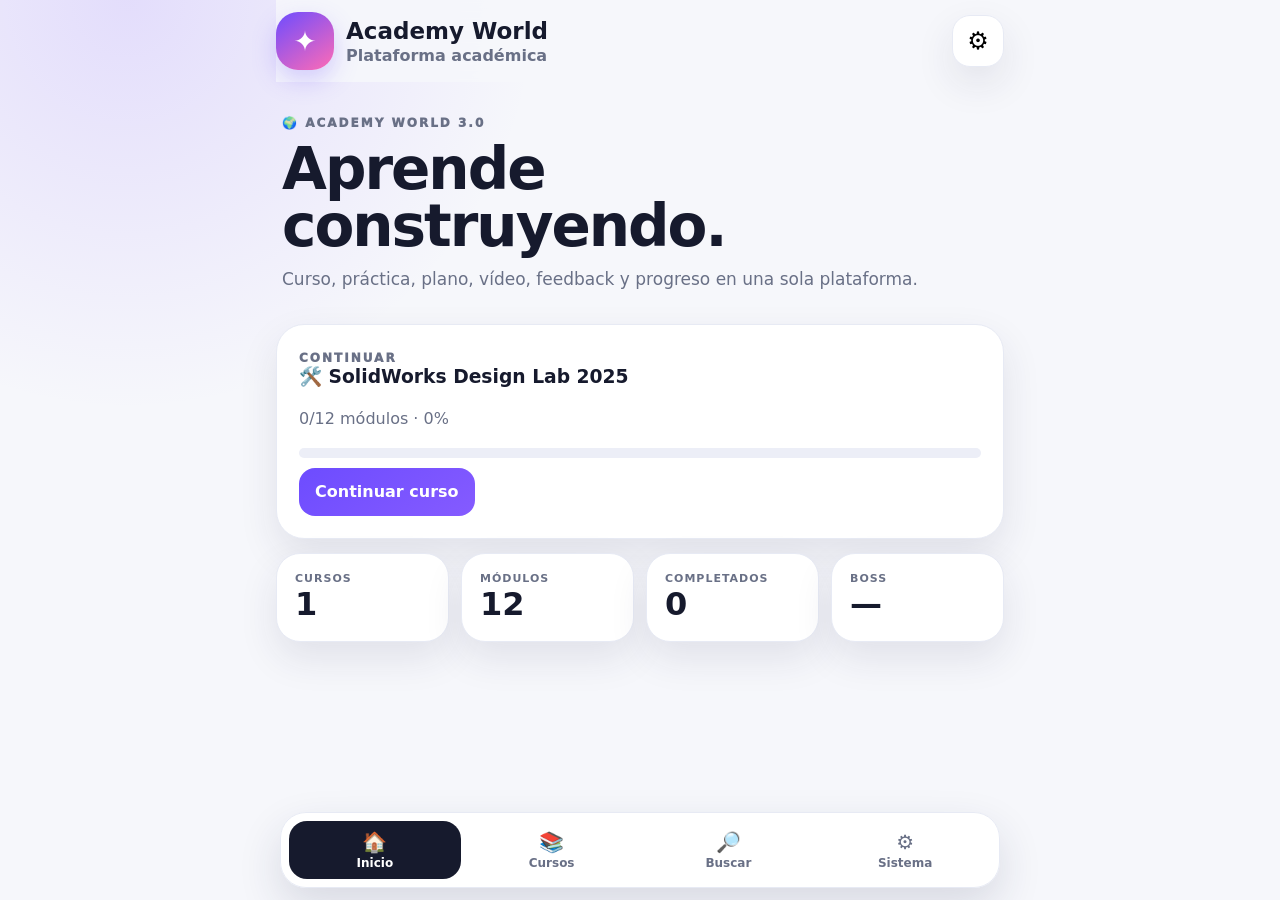
<file: index.html>
<!doctype html>
<html lang="es">
<head>
<meta charset="utf-8">
<meta name="viewport" content="width=device-width,initial-scale=1,viewport-fit=cover">
<meta name="theme-color" content="#6d4cff">
<meta name="apple-mobile-web-app-capable" content="yes">
<meta name="apple-mobile-web-app-status-bar-style" content="default">
<meta name="application-name" content="Academy World">
<meta name="apple-mobile-web-app-title" content="Academy World">
<link rel="manifest" href="./manifest.webmanifest">
<link rel="apple-touch-icon" href="./icons/icon-192.png">
<link rel="stylesheet" href="./styles.css">
<title>Academy World 3.0</title>
</head>
<body>
<div id="app" class="app">
  <header class="topbar">
    <div class="brand">
      <div class="logo">✦</div>
      <div><h1>Academy World</h1><p>Plataforma académica</p></div>
    </div>
    <button class="icon-btn" data-go="system" aria-label="Sistema">⚙️</button>
  </header>

  <main>
    <section id="home" class="screen active">
      <div class="hero">
        <span class="kicker">🌍 Academy World 3.0</span>
        <h2>Aprende construyendo.</h2>
        <p>Curso, práctica, plano, vídeo, feedback y progreso en una sola plataforma.</p>
      </div>
      <div id="continueCard"></div>
      <div class="stats">
        <div class="stat"><small>Cursos</small><strong id="statCourses">0</strong></div>
        <div class="stat"><small>Módulos</small><strong id="statModules">0</strong></div>
        <div class="stat"><small>Completados</small><strong id="statDone">0</strong></div>
        <div class="stat"><small>Boss</small><strong id="statBoss">—</strong></div>
      </div>
    </section>

    <section id="courses" class="screen">
      <div class="hero compact">
        <span class="kicker">📚 Cursos</span>
        <h2>Tu biblioteca.</h2>
        <p>El curso SolidWorks viene instalado. También puedes importar otros cursos compatibles.</p>
      </div>
      <div id="courseLibrary" class="stack"></div>
      <div class="card">
        <h3>Importar curso JSON</h3>
        <label class="file-label">Seleccionar archivo<input id="courseFile" type="file" accept=".json,application/json"></label>
        <div id="importStatus" class="status"></div>
      </div>
    </section>

    <section id="search" class="screen">
      <div class="hero compact">
        <span class="kicker">🔎 Buscar</span>
        <h2>Encuentra una lección.</h2>
      </div>
      <div class="card">
        <input id="searchInput" class="search-input" placeholder="Ej.: loft, chapa, weldments, mates...">
      </div>
      <div id="searchResults" class="stack"></div>
    </section>

    <section id="course" class="screen">
      <div id="courseHeader"></div>
      <div id="moduleList" class="stack"></div>
    </section>

    <section id="lesson" class="screen">
      <div id="lessonHost"></div>
    </section>

    <section id="system" class="screen">
      <div class="hero compact">
        <span class="kicker">⚙️ Sistema</span>
        <h2>Academy World.</h2>
        <p>Versión limpia 3.0.0.</p>
      </div>

      <div class="card">
        <h3>Diagnóstico</h3>
        <p>Comprueba estructura del curso, recursos locales y PWA.</p>
        <button class="btn primary" id="runDiagnostics">Ejecutar diagnóstico</button>
        <div id="diagnosticStatus" class="status"></div>
      </div>

      <div class="card">
        <h3>Actualizaciones</h3>
        <button class="btn secondary" id="checkUpdates">Buscar actualización</button>
        <div id="updateStatus" class="status"></div>
      </div>

      <div class="card">
        <h3>Copia de seguridad</h3>
        <p>Exporta cursos, progreso, notas y favoritos.</p>
        <button class="btn secondary" id="exportBackup">Exportar backup</button>
        <label class="file-label">Importar backup<input id="backupFile" type="file" accept=".json,application/json"></label>
        <div id="backupStatus" class="status"></div>
      </div>

      <div class="card danger-zone">
        <h3>Restablecer datos</h3>
        <p>Elimina progreso, notas y cursos importados. El curso incluido se reinstala al recargar.</p>
        <button class="btn danger" id="resetApp">Restablecer Academy World</button>
      </div>

      <div class="card">
        <h3>PWA / Offline</h3>
        <div id="pwaStatus" class="status show">Comprobando…</div>
      </div>
    </section>
  </main>

  <nav class="bottom-nav">
    <button class="nav-btn active" data-go="home"><span>🏠</span>Inicio</button>
    <button class="nav-btn" data-go="courses"><span>📚</span>Cursos</button>
    <button class="nav-btn" data-go="search"><span>🔎</span>Buscar</button>
    <button class="nav-btn" data-go="system"><span>⚙️</span>Sistema</button>
  </nav>
</div>

<script src="./bundled-course.js"></script>
<script src="./app.js"></script>
</body>
</html>
</file>
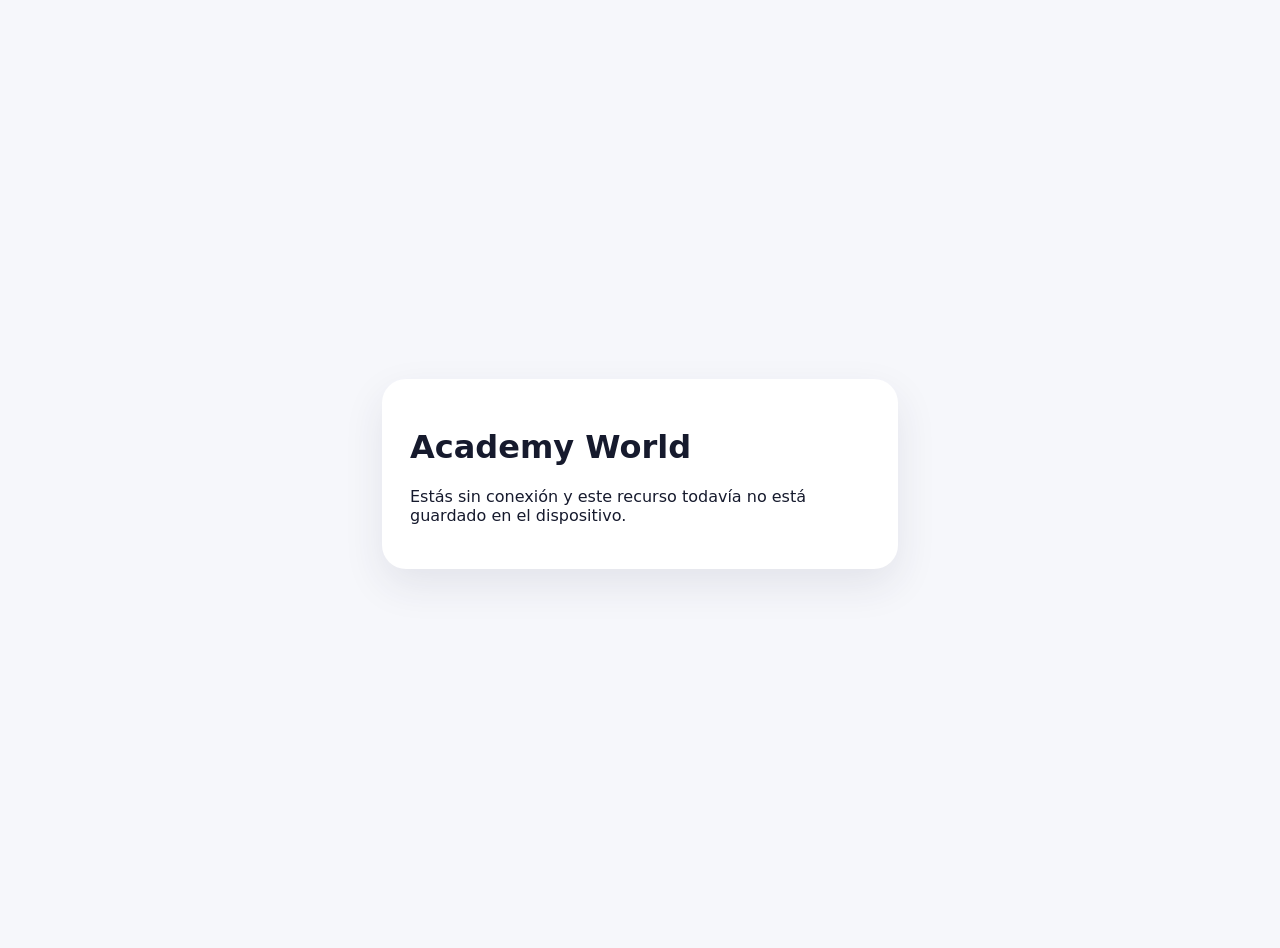
<file: offline.html>
<!doctype html><html lang="es"><meta charset="utf-8"><meta name="viewport" content="width=device-width,initial-scale=1"><title>Academy World · Offline</title><style>body{font-family:system-ui;background:#f6f7fb;color:#161a2d;display:grid;place-items:center;min-height:100vh;margin:0;padding:24px}.c{background:#fff;padding:28px;border-radius:24px;max-width:460px;box-shadow:0 16px 40px #26284c18}</style><div class="c"><h1>Academy World</h1><p>Estás sin conexión y este recurso todavía no está guardado en el dispositivo.</p></div></html>
</file>
<file: styles.css>
:root{
  --bg:#f6f7fb;--panel:#fff;--ink:#161a2d;--muted:#697086;--line:#e7eaf4;
  --violet:#6d4cff;--violet2:#8e68ff;--pink:#ff6bb5;--cyan:#44d7ff;
  --lime:#b7f36b;--yellow:#ffd95a;--peach:#ffb07a;--success:#26a65b;--danger:#df4055;
  --shadow:0 16px 38px rgba(38,40,76,.10);
}
*{box-sizing:border-box;-webkit-tap-highlight-color:transparent}
html{scroll-behavior:smooth}
body{margin:0;font-family:Inter,ui-rounded,"SF Pro Rounded",system-ui,-apple-system,BlinkMacSystemFont,"Segoe UI",sans-serif;color:var(--ink);background:radial-gradient(circle at 10% 0%,rgba(142,104,255,.18),transparent 28%),var(--bg)}
button,input,textarea{font:inherit}
button{cursor:pointer}
a{color:inherit}
.app{max-width:760px;margin:0 auto;min-height:100vh;padding:0 16px 112px}
.topbar{position:sticky;top:0;z-index:50;display:flex;align-items:center;justify-content:space-between;padding:12px 0;background:rgba(246,247,251,.92);backdrop-filter:blur(18px)}
.brand{display:flex;align-items:center;gap:12px}.logo{width:58px;height:58px;border-radius:22px;display:grid;place-items:center;color:#fff;font-size:28px;background:linear-gradient(145deg,var(--violet),var(--pink));box-shadow:0 10px 25px rgba(109,76,255,.26)}
.brand h1{font-size:23px;margin:0}.brand p{margin:2px 0 0;color:var(--muted);font-weight:750}
.icon-btn{width:52px;height:52px;border-radius:18px;border:1px solid var(--line);background:#fff;font-size:24px;box-shadow:var(--shadow)}
.screen{display:none}.screen.active{display:block}
.hero{padding:30px 6px 18px}.hero.compact{padding-top:20px}.hero h2{font-size:clamp(36px,8vw,58px);line-height:.98;letter-spacing:-2px;margin:10px 0 12px}.hero.compact h2{font-size:42px}.hero p{color:var(--muted);font-size:17px;line-height:1.5;margin:0}.kicker{font-size:12px;letter-spacing:2px;text-transform:uppercase;font-weight:950;color:var(--muted)}
.card,.panel,.lesson-head,.course-card,.module-card{background:var(--panel);border:1px solid var(--line);border-radius:28px;padding:22px;box-shadow:var(--shadow);margin:14px 0}
.card h3,.panel h3,.panel h4{margin-top:0}.card p,.panel p{color:var(--muted);line-height:1.55}
.stats{display:grid;grid-template-columns:repeat(2,1fr);gap:12px;margin:14px 0}.stat{background:#fff;border:1px solid var(--line);border-radius:24px;padding:18px;box-shadow:var(--shadow)}.stat small{display:block;color:var(--muted);font-weight:850;text-transform:uppercase;font-size:11px;letter-spacing:1px}.stat strong{font-size:32px}
.stack{display:grid;gap:14px}
.course-card,.module-card{width:100%;text-align:left;border:0}.course-card h3,.module-card h3{margin:4px 0 8px;font-size:22px}.course-card p,.module-card p{margin:0;color:var(--muted);line-height:1.45}.meta{display:flex;flex-wrap:wrap;gap:8px;margin-top:14px}.pill{font-size:12px;font-weight:850;background:#f2f0ff;border-radius:999px;padding:8px 10px}
.progress{height:10px;background:#eceef7;border-radius:999px;overflow:hidden;margin-top:14px}.progress>span{display:block;height:100%;background:linear-gradient(90deg,var(--violet),var(--pink));border-radius:inherit}
.row{display:flex;gap:10px;align-items:center;flex-wrap:wrap}.row.between{justify-content:space-between}
.btn,.file-label{display:inline-flex;align-items:center;justify-content:center;min-height:48px;border-radius:16px;padding:12px 16px;font-weight:900;text-decoration:none;border:0;margin-top:10px}
.btn.primary{background:linear-gradient(145deg,var(--violet),#855bff);color:white}.btn.secondary{background:#eeeaff;color:#5538d5}.btn.ghost{background:#fff;border:1px solid var(--line)}.btn.danger{background:#ffe8ec;color:#b6203b}.btn.small{min-height:42px;padding:10px 14px;border-radius:14px}
.file-label{background:#eeeaff;color:#5538d5;position:relative;overflow:hidden}.file-label input{position:absolute;inset:0;opacity:0;cursor:pointer}
.lesson-head{background:linear-gradient(145deg,var(--violet),var(--violet2));color:#fff}.lesson-head h3{font-size:28px;margin:0 0 6px}.lesson-head p{margin:0;color:rgba(255,255,255,.84)}
.panel.soft-purple{background:#f4f0ff}.panel.soft-cyan{background:#edfaff}.panel.soft-peach{background:#fff3eb}
.eyebrow{display:block;color:var(--muted);font-size:11px;letter-spacing:1.8px;text-transform:uppercase;font-weight:950;margin-bottom:10px}
.resource-img{width:100%;display:block;border-radius:18px;border:1px solid var(--line);background:#fff}
.options{display:grid;gap:10px}.option{border:1.5px solid var(--line);background:#fff;border-radius:18px;padding:14px;text-align:left;font-weight:800}.option.correct{background:#e7f8ef;border-color:#7ad69f}.option.wrong{background:#ffe8ed;border-color:#f19aaa}.option:disabled{opacity:1}
.status{display:none;margin-top:12px;border-radius:16px;padding:13px 14px;font-weight:750;line-height:1.45}.status.show{display:block;background:#f1f2f7}.status.ok{background:#e9f8ef;color:#126b39}.status.bad{background:#ffedf0;color:#a5253b}
.note{width:100%;min-height:130px;border:1.5px solid var(--line);border-radius:18px;padding:14px;resize:vertical;background:#fff}.favorite{border:0;border-radius:16px;background:#fff4c9;color:#187bdb;font-weight:900;padding:12px 14px;margin-bottom:12px}
.search-input{width:100%;padding:15px;border:1.5px solid var(--line);border-radius:16px;background:#fff}
.bottom-nav{position:fixed;left:50%;bottom:max(12px,env(safe-area-inset-bottom));transform:translateX(-50%);width:min(calc(100% - 24px),720px);display:grid;grid-template-columns:repeat(4,1fr);gap:5px;padding:8px;border:1px solid var(--line);border-radius:26px;background:rgba(255,255,255,.96);box-shadow:0 18px 44px rgba(38,40,76,.14);z-index:100;backdrop-filter:blur(16px)}.nav-btn{border:0;background:transparent;color:var(--muted);border-radius:18px;padding:9px 5px;font-size:12px;font-weight:900}.nav-btn span{display:block;font-size:20px;margin-bottom:2px}.nav-btn.active{background:var(--ink);color:#fff}
.danger-zone{border-color:#ffd0d8}
.hidden{display:none!important}
ul{padding-left:22px}
@media(min-width:620px){.stats{grid-template-columns:repeat(4,1fr)}}
</file>
